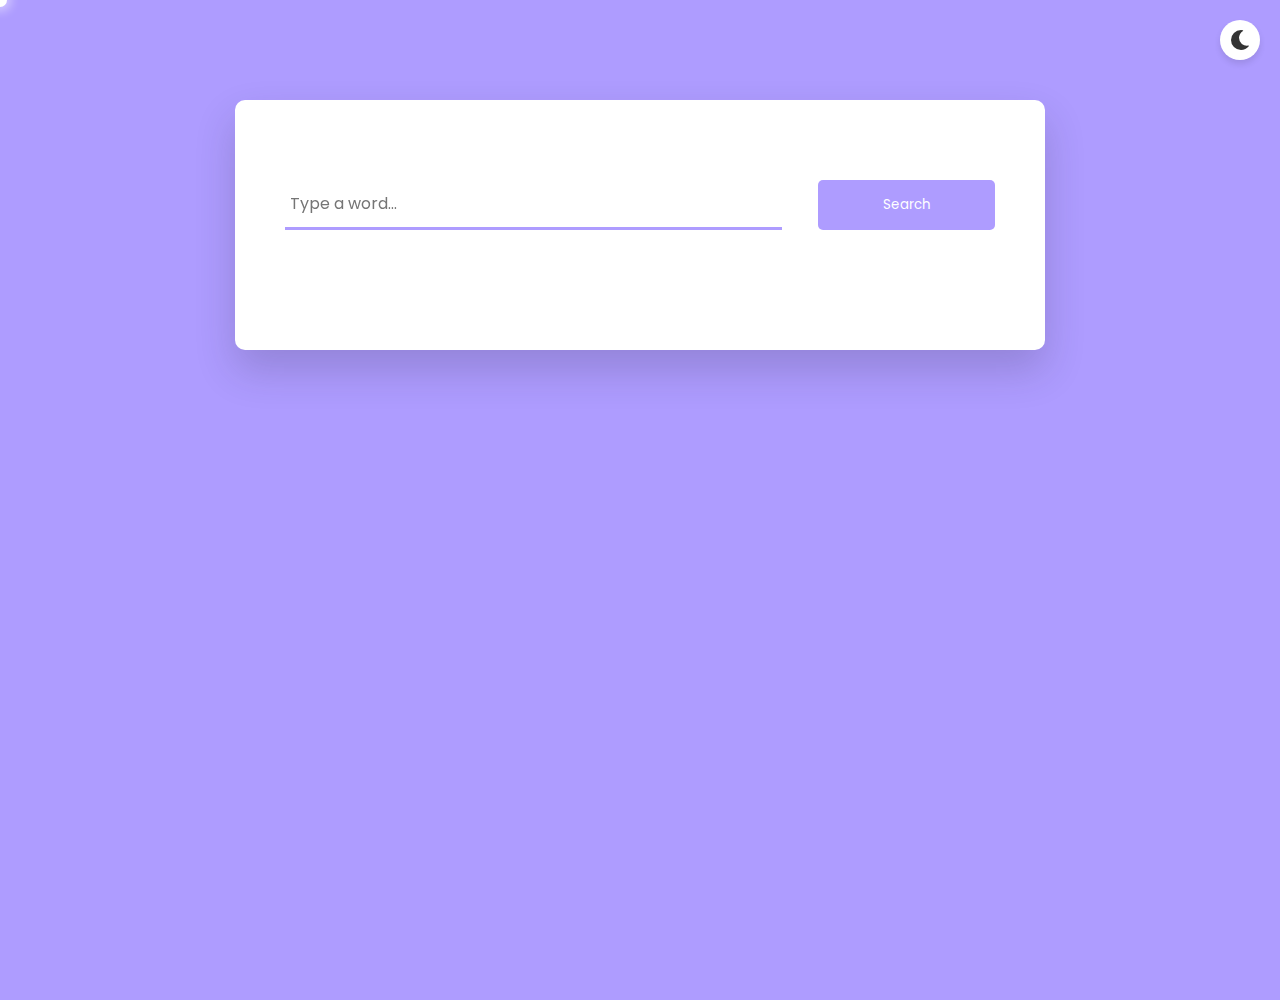
<file: Dictionary/index.html>
<!DOCTYPE html>
<html lang="en">
<head>
  <meta charset="UTF-8" />
  <meta name="viewport" content="width=device-width, initial-scale=1.0"/>
  <title>Interactive Dictionary</title>
  <link rel="stylesheet" href="https://cdnjs.cloudflare.com/ajax/libs/font-awesome/5.15.4/css/all.min.css"/>
  <link href="https://fonts.googleapis.com/css2?family=Poppins&display=swap" rel="stylesheet" />
  <link rel="stylesheet" href="style.css" />
</head>
<body>
  <!-- Star trail canvas -->
  <canvas id="stars-bg"></canvas>

  <!-- Star-shaped cursor -->
  <div id="cursor-star"></div>

  <!-- Theme toggle -->
  <button id="theme-toggle" title="Toggle Theme"><i class="fas fa-moon"></i></button>

  <!-- Sound element -->
  <audio id="sound"></audio>

  <!-- Dictionary content -->
  <div class="container">
    <div class="search-box">
      <input type="text" placeholder="Type a word..." id="inp-word" />
      <button id="search-btn">Search</button>
    </div>
    <div class="result" id="result"></div>
  </div>

  <!-- Script -->
  <script src="script.js"></script>
</body>
</html>
</file>
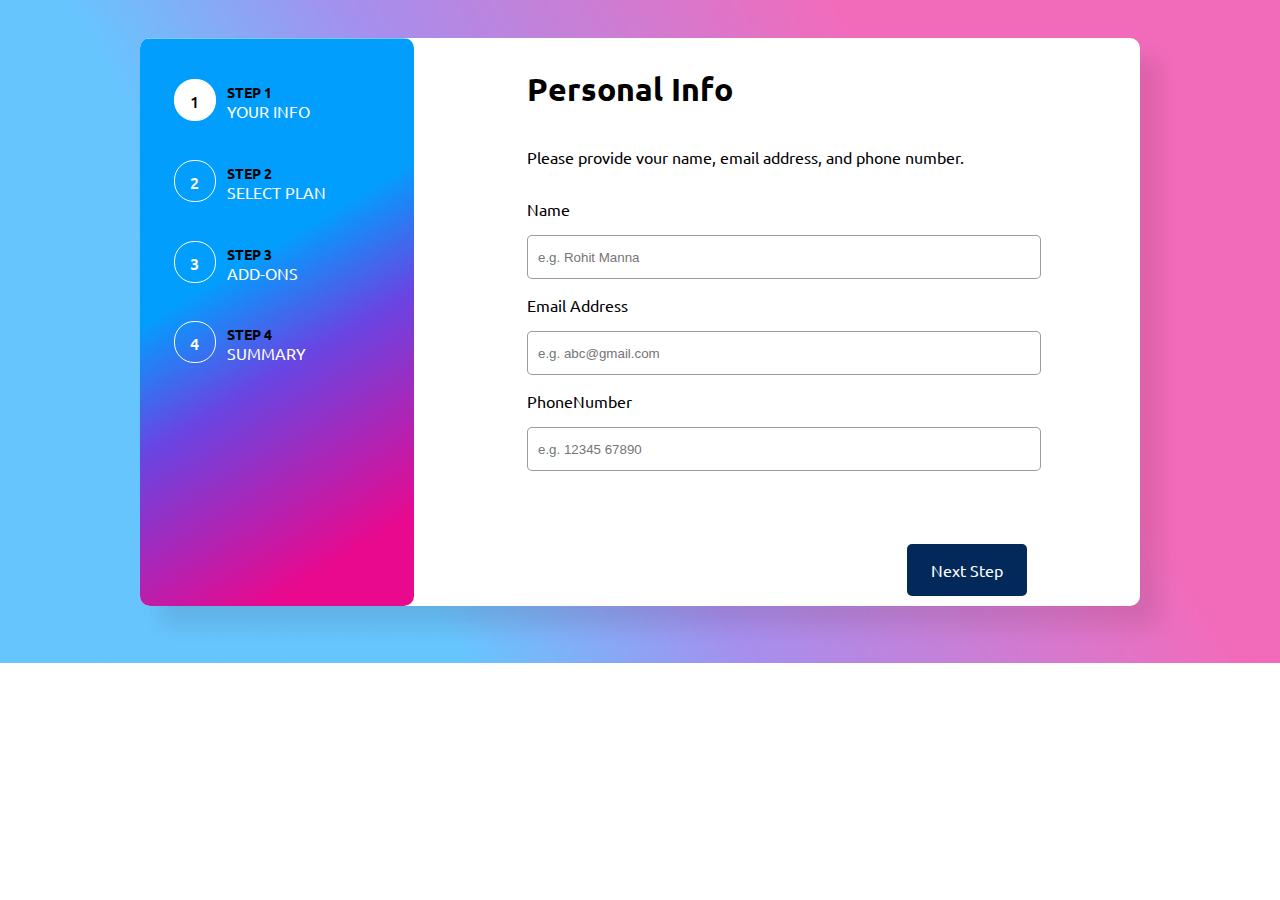
<file: multi-step-form-code-main/index.html>
<!DOCTYPE html>
<html lang="en">
  <head>
    <meta charset="UTF-8" />
    <meta http-equiv="X-UA-Compatible" content="IE=edge" />
    <meta name="viewport" content="width=device-width, initial-scale=1.0" />
    <title>Jio Hotstar Membership</title>

    <link rel="preconnect" href="https://fonts.googleapis.com" />
    <link rel="preconnect" href="https://fonts.gstatic.com" crossorigin />
    <link rel="preconnect" href="https://fonts.googleapis.com" />
    <link rel="preconnect" href="https://fonts.gstatic.com" crossorigin />
    <link
      href="https://fonts.googleapis.com/css2?family=Ubuntu&display=swap"
      rel="stylesheet"
    />
    <link rel="preconnect" href="https://fonts.googleapis.com" />
    <link rel="preconnect" href="https://fonts.gstatic.com" crossorigin />
    <link
      href="https://fonts.googleapis.com/css2?family=Ubuntu:wght@500&display=swap"
      rel="stylesheet"
    />
    <link rel="preconnect" href="https://fonts.googleapis.com" />
    <link rel="preconnect" href="https://fonts.gstatic.com" crossorigin />
    <link
      href="https://fonts.googleapis.com/css2?family=Ubuntu:wght@700&display=swap"
      rel="stylesheet"
    />
    <link rel="stylesheet" href="./style.css" />
    <link rel="stylesheet" href="./style2.css" />
    
  </head>
  <body style="background: url('./image/bg.png') no-repeat center center; background-size: cover;">

    <div class="container" id="container">
      <div class="displayStep" id="displayStep">
        <div class="circle">
          <div class="circle1" id="circle1"><p>1</p></div>
          <div class="circle2" id="circle2"><p>2</p></div>
          <div class="circle3" id="circle3"><p>3</p></div>
          <div class="circle4" id="circle4"><p>4</p></div>
        </div>
        <div class="steps">
          <div class="step1">
            <p>STEP 1</p>
            <span>YOUR INFO</span>
          </div>
          <div class="step1">
            <p>STEP 2</p>
            <span>SELECT PLAN</span>
          </div>
          <div class="step1">
            <p>STEP 3</p>
            <span>ADD-ONS</span>
          </div>
          <div class="step1">
            <p>STEP 4</p>
            <span>SUMMARY</span>
          </div>
        </div>
      </div>
      <div class="stepContainer" id="stepContainer">
        <!--PERSO INFOS -------------------------------------------------------------------->
        <div class="affichStep">
          <div class="stepInfo" id="stepInfo">
            <h1>Personal Info</h1>
            <p class="descrition">
              Please provide vour name, email address, and phone number.
            </p>
            <div class="flexError">
              <p>Name</p>
              <span id="errorName"></span>
            </div>
            <input
              type="text"
              name=""
              id="infoName"
              placeholder="e.g. Rohit Manna"
            />
            <div class="flexError">
              <p>Email Address</p>
              <span id="errorMail"></span>
            </div>
            <input
              type="text"
              name=""
              id="infoMail"
              placeholder="e.g. abc@gmail.com"
            />
            <div class="flexError">
              <p>PhoneNumber</p>
              <span id="errorNum"></span>
            </div>
            <input
              type="text"
              name=""
              id="infoNumber"
              placeholder="e.g. 12345 67890"
            />
            <div class="buttonContainerStepOne">
              <button onclick="goStepTwo()" class="nextStep">Next Step</button>
            </div>
          </div>
          <!--SELECT PLAN ------------------------------------------------------------------------>
          <div class="stepPlan" id="stepPlan">
  <h1>Select your Jio Hotstar plan</h1>
  <p class="descrition">You have the option of monthly or yearly billing.</p>

  <!-- Monthly Plans -->
  <div class="planMonth" id="planMonth">
    <button class="planButton" id="moisMobile" onclick="getPrice1()">
      <img src="./image/icon-arcade.svg" alt="Mobile" class="subs"/>
      <p>Mobile</p>
      <span id="priceMonth" class="priceMonth">₹149/mo</span>
    </button>

    <button class="planButton" id="moisSuper" onclick="getPrice2()">
      <img src="./image/icon-pro.svg" alt="Super" class="subs"/>
      <p>Super</p>
      <span id="priceMonth" class="priceMonth">₹299/mo</span>
    </button>

    <button class="planButton" id="moisPremium" onclick="getPrice3()">
      <img src="./image/icon-advanced.svg" alt="Premium" class="subs"/>
      <p>Premium</p>
      <span id="priceMonth" class="priceMonth">₹299/mo</span>
    </button>
  </div>

  <!-- Yearly Plans -->
  <div class="planMonth" id="planYear">
    <button class="planButton" id="anneeMobile" onclick="getPrice4()">
      <img src="./image/icon-arcade.svg" alt="Mobile" class="subs"/>
      <p>Mobile</p>
      <span class="priceYear">₹499/yr</span>
      <label class="free">2 months free</label>
    </button>

    <button class="planButton" id="anneeSuper" onclick="getPrice5()">
      <img src="./image/icon-pro.svg" alt="Super" class="subs"/>
      <p>Super</p>
      <span class="priceYear">₹899/yr</span>
      <label class="free">2 months free</label>
    </button>

    <button class="planButton" id="anneePremium" onclick="getPrice6()">
      <img src="./image/icon-advanced.svg" alt="Premium" class="subs"/>
      <p>Premium</p>
      <span class="priceYear">₹1499/yr</span>
      <label class="free">2 months free</label>
    </button>
  </div>

  <!-- Billing Toggle -->
 <div class="switch">
  <p class="monthly" id="labelMonthly">Monthly</p>
  <label class="check">
    <input type="checkbox" id="switch" onclick="reset()" />
    <span id="toggleSpan"></span>
  </label>
  <p class="yearly" id="labelYearly">Yearly</p>
</div>


  <!-- Navigation -->
  <div class="buttonContainerStepTwo">
    <button onclick="backStepOne()" class="goBack">Go back</button>
    <button onclick="goStepThree()" class="nextStep">Next Step</button>
  </div>
</div>

          <!--ADD ON---------------------------------------------------------------------------------->
          <div class="stepAddOn" id="stepAddOn">
  <h1>Choose your Add-ons</h1>
  <p class="descrition">Enhance your streaming experience with these features.</p>

  <!-- Monthly Add-ons -->
  <div id="addonMois">
    <div class="addOnButton">
      <div class="regroup">
        <input type="checkbox" id="downloadMois" name="adOnn" value="10" />
        <div class="addOn">
          <p class="AddSize">Download Feature</p>
          <span>Watch anytime without internet</span>
        </div>
      </div>
      <p class="prix">+₹10/mo</p>
    </div>

    <div class="addOnButton">
      <div class="regroup">
        <input type="checkbox" id="adfreeMois" name="adOnn" value="25" />
        <div class="addOn">
          <p class="AddSize">Ad-Free Streaming</p>
          <span>No interruptions during shows</span>
        </div>
      </div>
      <p class="prix">+₹25/mo</p>
    </div>

    <div class="addOnButton">
      <div class="regroup">
        <input type="checkbox" id="multiMois" name="adOnn" value="20" />
        <div class="addOn">
          <p class="AddSize">Multi-Device Access</p>
          <span>Stream on 4 screens at once</span>
        </div>
      </div>
      <p class="prix">+₹20/mo</p>
    </div>
  </div>

  <!-- Yearly Add-ons -->
  <div id="addonAnnee">
    <div class="addOnButton">
      <div class="regroup">
        <input type="checkbox" id="downloadAnnee" name="adOnn" value="100" />
        <div class="addOn">
          <p class="AddSize">Download Feature</p>
          <span>Watch anytime without internet</span>
        </div>
      </div>
      <p class="prix">+₹100/yr</p>
    </div>

    <div class="addOnButton">
      <div class="regroup">
        <input type="checkbox" id="adfreeAnnee" name="adOnn" value="250" />
        <div class="addOn">
          <p class="AddSize">Ad-Free Streaming</p>
          <span>No interruptions during shows</span>
        </div>
      </div>
      <p class="prix">+₹250/yr</p>
    </div>

    <div class="addOnButton">
      <div class="regroup">
        <input type="checkbox" id="multiAnnee" name="adOnn" value="200" />
        <div class="addOn">
          <p class="AddSize">Multi-Device Access</p>
          <span>Stream on 4 screens at once</span>
        </div>
      </div>
      <p class="prix">+₹200/yr</p>
    </div>
  </div>

  <!-- Navigation Buttons -->
  <div class="buttonContainerStepThree">
    <button onclick="backSteptTwo()" class="goBack">Go back</button>
    <button onclick="goStepFour()" class="nextStep">Next Step</button>
  </div>
</div>

          <!--RESUME---------------------------------------------------------------------------------->
          <div class="stepSummary" id="stepSummary">
  <h1>Finishing up</h1>
  <p class="descrition">Double-check everything looks OK before confirming.</p>

  <div class="resume">
    <div class="containerResume">
      <div id="resumeMonth">
        <div class="flexResume">
          <div>
            <h4 id="modeResume">Choose a plan</h4>
            <button onclick="goFromFourToTwo()">Change</button>
          </div>
          <label id="priceResume"></label>
        </div>
        <br />
        <span></span>

        
        <div class="flexResume" id="addonRowOnline">
  <p>Download Feature</p>
  <label id="onlinePrice">+0 ₹</label>
</div>
<div class="flexResume" id="addonRowAdfree">
  <p>Ad-Free Streaming</p>
  <label id="storagePrice">+0 ₹</label>
</div>
<div class="flexResume" id="addonRowMulti">
  <p>Multi-Device Access</p>
  <label id="customizablePrice">+0 ₹</label>
</div>

      </div>
    </div>

    <div class="flexTotal">
      <p id="modeTotal">Total</p>
      
      <span id="totalPrice">0</span>
      <span class="dollar">₹</span>
    </div>

    <div class="buttonContainerStepFour">
      <button onclick="backStepThree()" class="goBack">Go back</button>
      <button onclick="goToStepThankYou()" class="nextStep">Confirm</button>
    </div>
  </div>
</div>

          <!--THANK YOU------------------------------------------------------------------------------>
          <div class="stepThankYou" id="stepThankYou">
            <img src="./image/jio.webp" alt="logo" />
            <h1>Thank you!</h1>
            <p>
              Thanks for confirming your subscription! We hope you are satisfied
              using our platform. If you ever need support, please feel free to
              email us at support@jiohotstar.com.
            </p>
          </div>
        </div>
      </div>
    </div>

    <script src="./script.js"></script>
  </body>
</html>
</file>
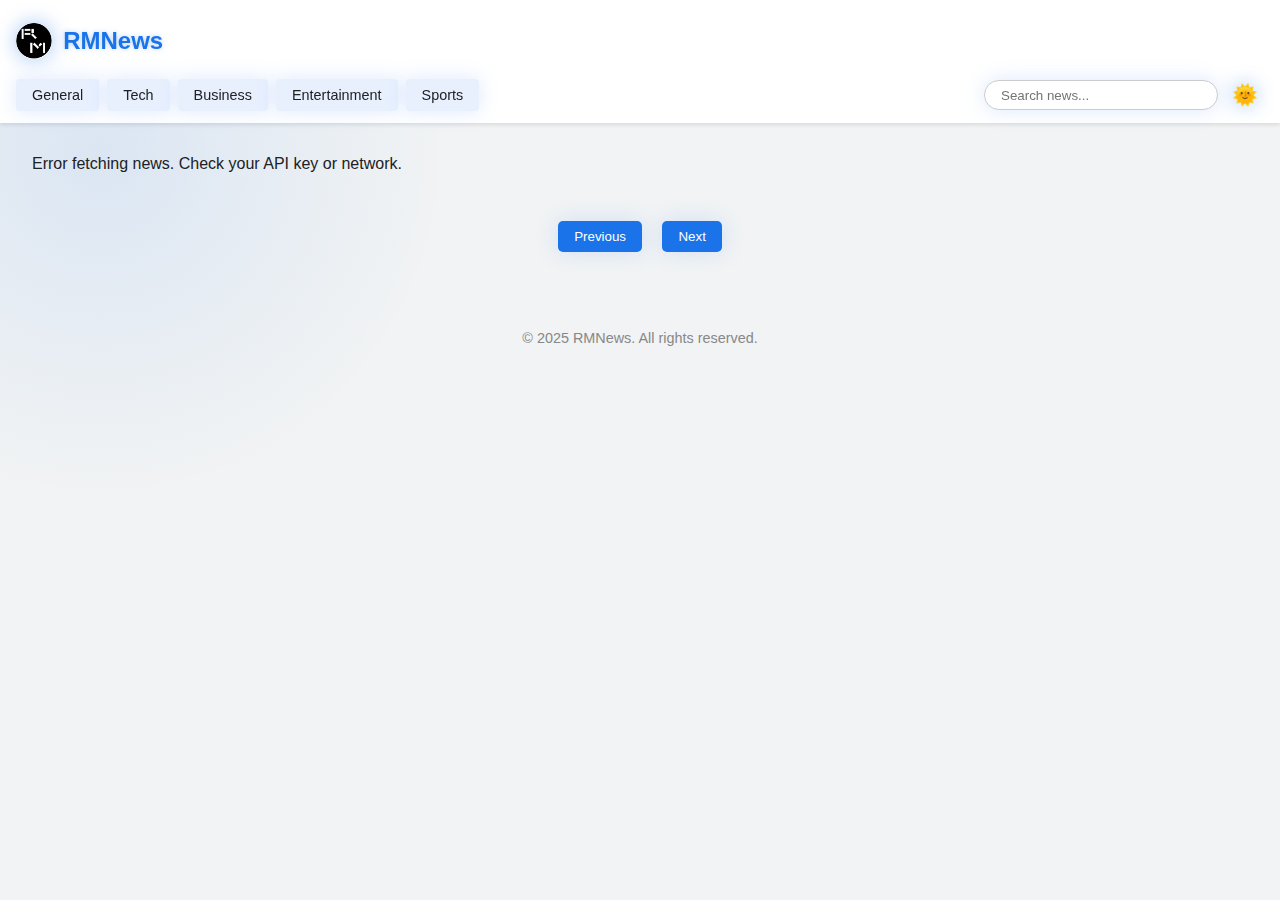
<file: News_Website/index.html>
<!DOCTYPE html>
<html lang="en">
<head>
  <meta charset="UTF-8" />
  <meta name="viewport" content="width=device-width, initial-scale=1.0"/>
  <title>RmNews</title>
  <link rel="stylesheet" href="style.css" />
</head>
<body>
  <header>
    <div class="logo-container">
      <img src="logo-dark.png" alt="Dark Logo" class="logo-img dark-logo" />
      <img src="logo-light.png" alt="Light Logo" class="logo-img light-logo" />
      <h1 class="brand">RMNews</h1>
    </div>
    <nav>
      <ul>
        <li class="category" data-category="general">General</li>
        <li class="category" data-category="technology">Tech</li>
        <li class="category" data-category="business">Business</li>
        <li class="category" data-category="entertainment">Entertainment</li>
        <li class="category" data-category="sports">Sports</li>
      </ul>
      <div class="controls">
        <input type="text" id="searchInput" placeholder="Search news..." />
        <button id="themeToggle" title="Toggle Theme">🌙</button>
      </div>
    </nav>
  </header>

  <main>
    <div class="news-container" id="newsContainer"></div>
    <div class="pagination">
      <button id="prevPage">Previous</button>
      <button id="nextPage">Next</button>
    </div>
  </main>

  <footer>
    <p>© 2025 RMNews. All rights reserved.</p>
  </footer>

  <script src="script.js"></script>
</body>
</html>
</file>
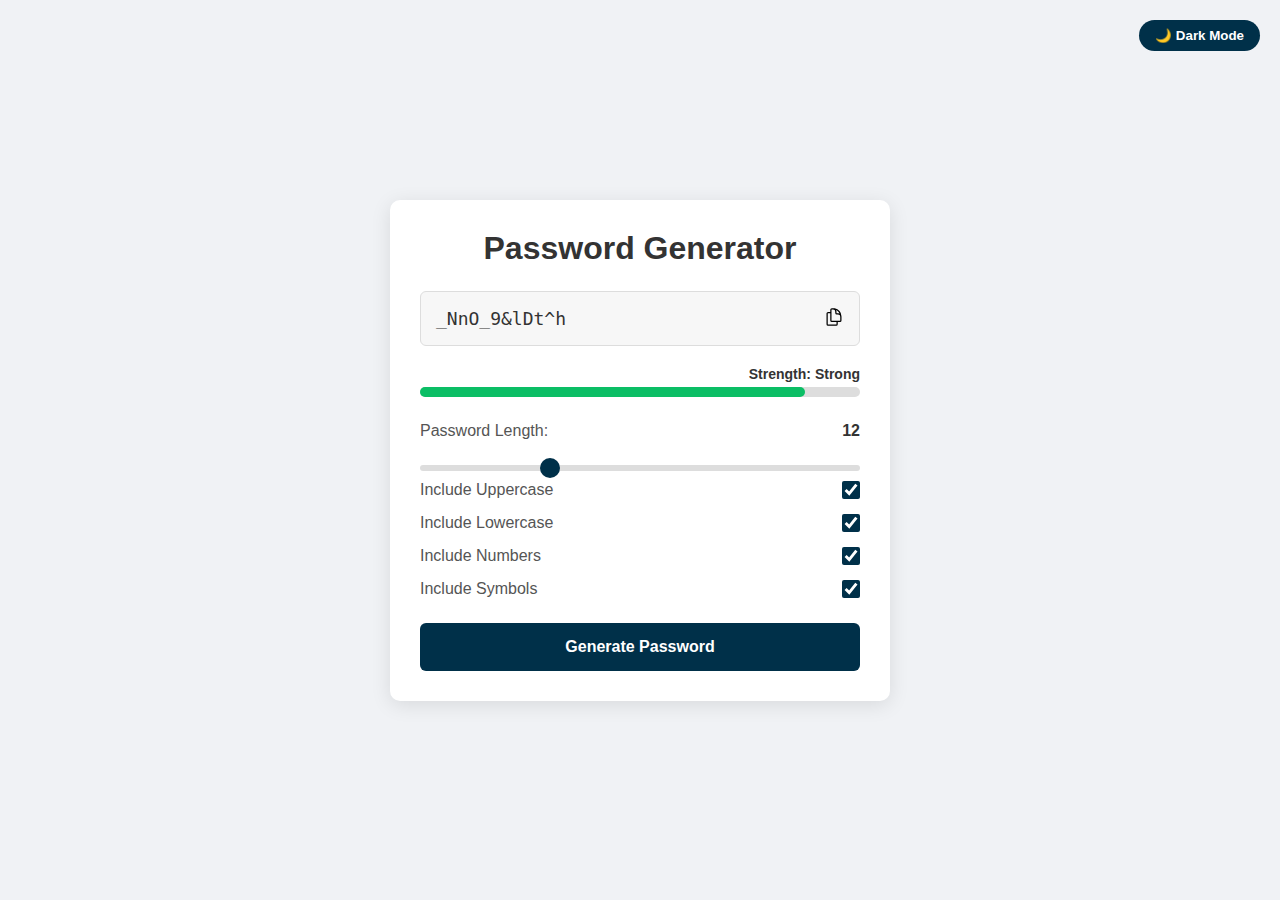
<file: Password_Generator/index.html>
<!DOCTYPE html>
<html lang="en">
<head>
  <meta charset="UTF-8" />
  <meta name="viewport" content="width=device-width, initial-scale=1.0"/>
  <title>Password Generator</title>
  <link rel="stylesheet" href="style.css" />
</head>
<body>
  <button id="themeToggle" class="theme-toggle">🌙 Dark Mode</button>

  <div class="password-generator-container">
    <h1>Password Generator</h1>

    <div class="password-display">
      <span class="password-text">SQ0||tSg6@MF</span>
      <button class="copy-btn">
        <svg xmlns="http://www.w3.org/2000/svg" fill="none" viewBox="0 0 24 24"
          stroke-width="1.5" stroke="currentColor" class="size-6">
          <path stroke-linecap="round" stroke-linejoin="round"
            d="M15.75 17.25v3.375c0 .621-.504 1.125-1.125 1.125h-9.75a1.125 
            1.125 0 0 1-1.125-1.125V7.875c0-.621.504-1.125 
            1.125-1.125H6.75a9.06 9.06 0 0 1 
            1.5.124m7.5 10.376h3.375c.621 
            0 1.125-.504 1.125-1.125V11.25c0-4.46-3.243-8.161-7.5-8.876a9.06 
            9.06 0 0 0-1.5-.124H9.375c-.621 
            0-1.125.504-1.125 
            1.125v3.5m7.5 10.375H9.375a1.125 
            1.125 0 0 1-1.125-1.125v-9.25m12 
            6.625v-1.875a3.375 3.375 0 0 
            0-3.375-3.375h-1.5a1.125 
            1.125 0 0 1-1.125-1.125v-1.5a3.375 
            3.375 0 0 0-3.375-3.375H9.75" />
        </svg>
        <span class="tooltip">Copied!</span>
      </button>
    </div>

    <div class="strength-text">Strength: Strong</div>
    <div class="strength-meter">
      <div id="strengthMeter" class="strength-meter-fill"></div>
    </div>

    <div class="password-options">
      <div class="option-item">
        <label for="lengthSlider">Password Length:</label>
        <span id="lengthValue" class="length-value">12</span>
      </div>

      <input id="lengthSlider" type="range" min="4" max="32" value="12" />

      <div class="option-item">
        <label for="uppercaseCheck">Include Uppercase</label>
        <input type="checkbox" checked id="uppercaseCheck" />
      </div>

      <div class="option-item">
        <label for="lowercaseCheck">Include Lowercase</label>
        <input type="checkbox" checked id="lowercaseCheck" />
      </div>

      <div class="option-item">
        <label for="numbersCheck">Include Numbers</label>
        <input type="checkbox" checked id="numbersCheck" />
      </div>

      <div class="option-item">
        <label for="symbolsCheck">Include Symbols</label>
        <input type="checkbox" checked id="symbolsCheck" />
      </div>
    </div>

    <button class="generate-btn">Generate Password</button>
  </div>

  <script src="main.js"></script>
</body>
</html>
</file>
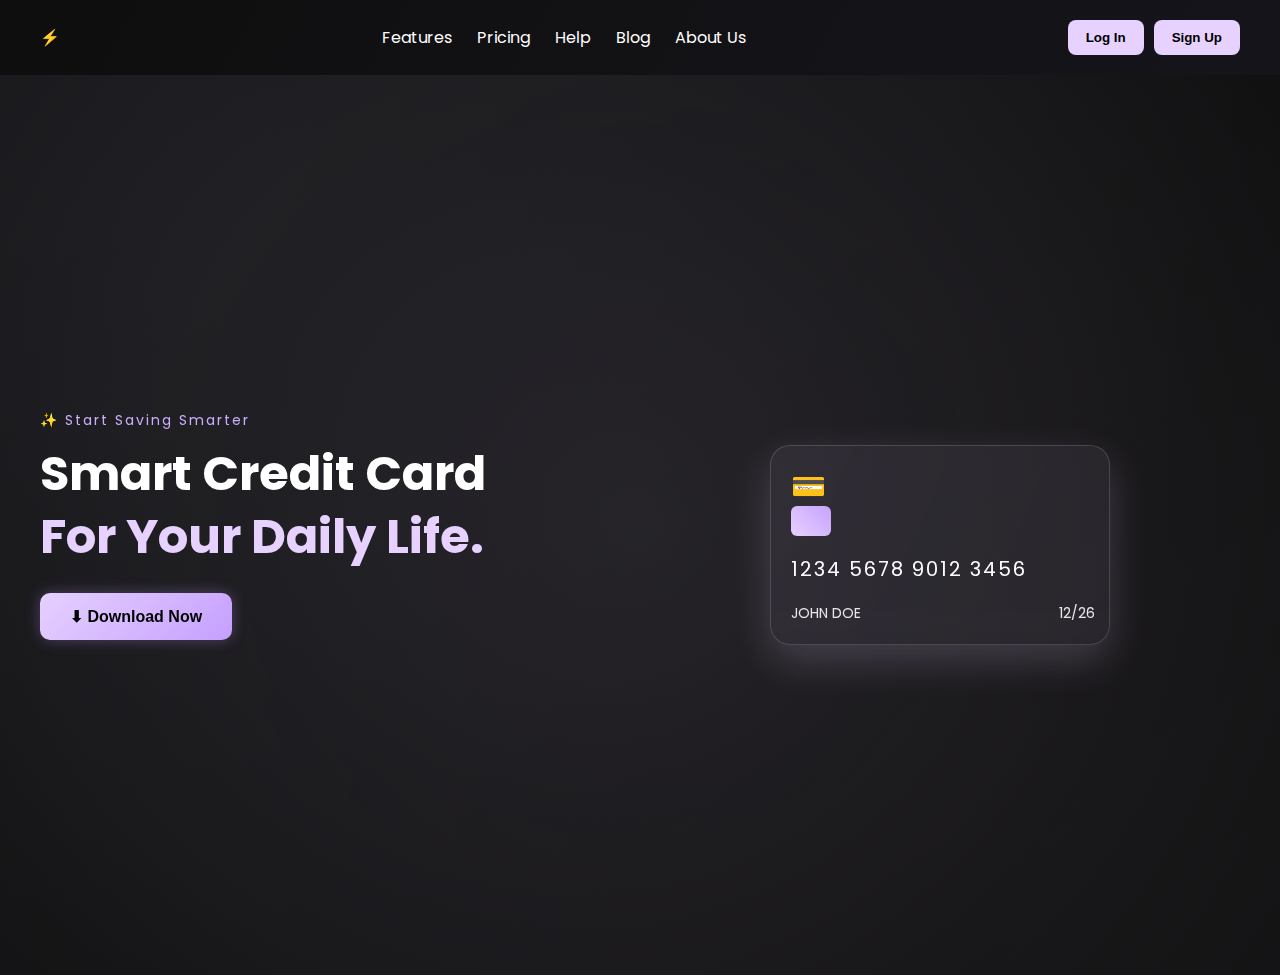
<file: Payment/index.html>
<!DOCTYPE html>
<html lang="en">
<head>
  <meta charset="UTF-8" />
  <meta name="viewport" content="width=device-width, initial-scale=1.0" />
  <title>Smart Credit Card</title>
  <link rel="stylesheet" href="style.css" />
  <!-- Poppins font -->
  <link href="https://fonts.googleapis.com/css2?family=Poppins:wght@400;600;700&display=swap" rel="stylesheet">
</head>
<body>
  <!-- ╭─ Navigation ───────────────────────────────╮ -->
  <header class="navbar">
    <div class="logo">⚡</div>

    <nav class="nav-links desktop-only">
      <a href="#">Features</a><a href="#">Pricing</a><a href="#">Help</a>
      <a href="#">Blog</a><a href="#">About&nbsp;Us</a>
    </nav>

    <div class="auth-buttons desktop-only">
      <button class="btn login">Log&nbsp;In</button>
      <button class="btn signup">Sign&nbsp;Up</button>
    </div>

    <div class="hamburger mobile-only" id="hamburger">&#9776;</div>

    <!-- Mobile drawer -->
    <div class="mobile-menu" id="mobileMenu">
      <div class="mobile-header">
        <div class="logo">⚡</div>
        <div class="close-btn" id="closeMenu">&times;</div>
      </div>
      <nav class="mobile-nav">
        <a href="#">Features</a><a href="#">Pricing</a><a href="#">Help</a>
        <a href="#">Blog</a><a href="#">About&nbsp;Us</a>
        <a href="#">Log&nbsp;In</a><a href="#">Sign&nbsp;Up</a>
      </nav>
    </div>
  </header>
  <!-- ╰────────────────────────────────────────────╯ -->

  <!-- ╭─ Hero Section ─────────────────────────────╮ -->
  <main class="hero-section">
    <div class="text-content">
      <p class="subheading">✨ Start Saving Smarter</p>
      <h1>Smart Credit Card<br><span>For Your Daily Life.</span></h1>
      <button class="download-btn">⬇ Download Now</button>
    </div>

    <!-- 3‑D Card -->
    <div class="card-container">
      <div class="credit-card" id="creditCard">
        <!-- Front -->
        <div class="card-face card-front">
          <div class="card-logo">💳</div>
          <div class="card-chip"></div>
          <div class="card-number">1234 5678 9012 3456</div>
          <div class="card-info">
            <span>JOHN DOE</span>
            <span>12/26</span>
          </div>
        </div>

        <!-- Back -->
        <div class="card-face card-back">
          <div class="mag-strip"></div>
          <div class="cvv-label">CVV</div>
          <div class="cvv-box">678</div>
          <div class="signature-line"></div>
        </div>
      </div>
    </div>
  </main>
  <!-- ╰────────────────────────────────────────────╯ -->

  <script src="script.js"></script>
</body>
</html>
</file>
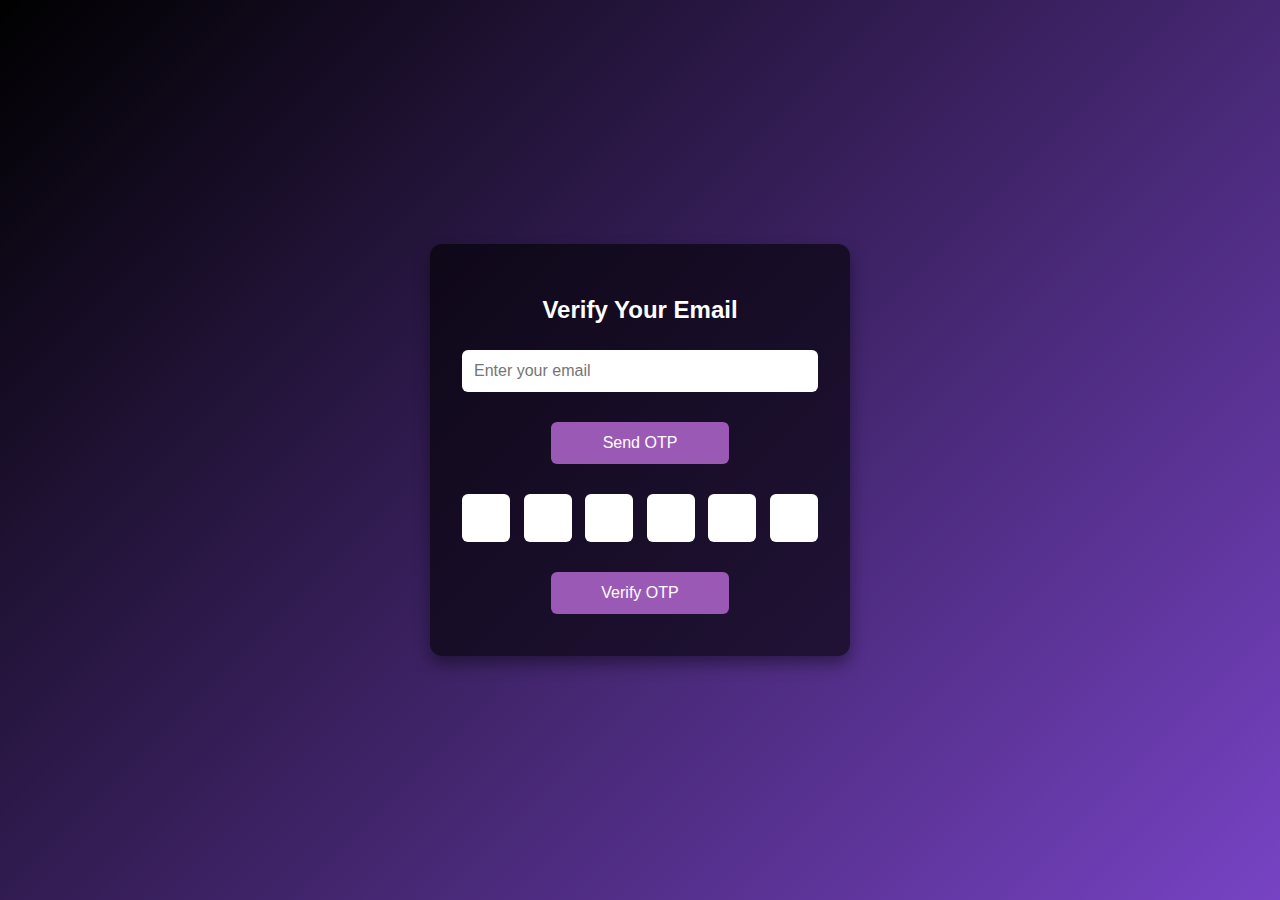
<file: ChatBot-main/templates/login.html>
<!DOCTYPE html>
<html lang="en">
<head>
  <meta charset="UTF-8" />
  <title>Login with OTP</title>
  <style>
    * {
      box-sizing: border-box;
    }

    body {
      margin: 0;
      font-family: "Segoe UI", sans-serif;
      background: linear-gradient(135deg, #000000, #7743c4);
      height: 100vh;
      display: flex;
      justify-content: center;
      align-items: center;
      color: #fff;
    }

    .card {
      background-color: rgba(0, 0, 0, 0.6);
      padding: 2rem;
      border-radius: 12px;
      max-width: 420px;
      width: 100%;
      box-shadow: 0 8px 16px rgba(0, 0, 0, 0.4);
      text-align: center;
    }

    h2 {
      margin-bottom: 1rem;
    }

    input[type="email"] {
      width: 100%;
      padding: 12px;
      margin: 10px 0 20px;
      border: none;
      border-radius: 6px;
      font-size: 1rem;
      outline: none;
    }

    .otp-inputs {
      display: flex;
      justify-content: space-between;
      gap: 8px;
      margin: 20px 0;
    }

    .otp-box {
      width: 48px;
      height: 48px;
      text-align: center;
      font-size: 1.5rem;
      border: none;
      border-radius: 6px;
      outline: none;
    }

    .bt {
      background: #9b59b6;
      color: #fff;
      padding: 12px 24px;
      margin: 10px 0;
      border: none;
      border-radius: 6px;
      font-size: 1rem;
      cursor: pointer;
      width: 50%;
      align-items: center;
    }

    .bt:hover {
      background: #8e44ad;
    }

    #message.success {
      color: #2ecc71;
    }

    #message.error {
      color: #e74c3c;
    }

    #timer {
      margin-top: 10px;
      font-size: 0.95rem;
      color: #f1c40f;
    }

    .hidden {
      display: none;
    }

    @media (max-width: 480px) {
      .otp-box {
        width: 40px;
        height: 40px;
        font-size: 1.2rem;
      }
    }
  </style>
</head>
<body>
  <div class="card">
    <h2>Verify Your Email</h2>
    <input type="email" id="email" placeholder="Enter your email" required />
    <button id="sendBtn" class="bt">Send OTP</button>

    <p id="timer" class="hidden">OTP valid for: <span id="countdown">60</span>s</p>

    <div class="otp-inputs">
      <input type="text" maxlength="1" class="otp-box" />
      <input type="text" maxlength="1" class="otp-box" />
      <input type="text" maxlength="1" class="otp-box" />
      <input type="text" maxlength="1" class="otp-box" />
      <input type="text" maxlength="1" class="otp-box" />
      <input type="text" maxlength="1" class="otp-box" />
    </div>

    <button id="verifyBtn" class="bt">Verify OTP</button>
    <p id="message" class="hidden"></p>
  </div>

  <script>
    const inputs = document.querySelectorAll(".otp-box");
    const verifyBtn = document.getElementById("verifyBtn");
    const sendBtn = document.getElementById("sendBtn");
    const message = document.getElementById("message");
    let countdown;
    let timeLeft = 60;

    function startTimer() {
      clearInterval(countdown);
      timeLeft = 60;
      document.getElementById("timer").classList.remove("hidden");
      document.getElementById("countdown").textContent = timeLeft;
      verifyBtn.disabled = false;
      sendBtn.disabled = true;

      countdown = setInterval(() => {
        timeLeft--;
        document.getElementById("countdown").textContent = timeLeft;

        if (timeLeft <= 0) {
          clearInterval(countdown);
          verifyBtn.disabled = true;
          sendBtn.disabled = false;
          showError("OTP expired. Please request a new one.");
        }
      }, 1000);
    }

    inputs.forEach((input, index) => {
      input.addEventListener("input", () => {
        if (input.value.length === 1 && index < inputs.length - 1) {
          inputs[index + 1].focus();
        }
      });

      input.addEventListener("keydown", (e) => {
        if (e.key === "ArrowLeft" && index > 0) inputs[index - 1].focus();
        else if (e.key === "ArrowRight" && index < inputs.length - 1) inputs[index + 1].focus();
        else if (e.key === "Backspace" && input.value === "" && index > 0) inputs[index - 1].focus();
      });

      input.addEventListener("paste", (e) => {
        e.preventDefault();
        const data = e.clipboardData.getData("text").trim();
        if (/^\d{6}$/.test(data)) {
          data.split("").forEach((num, i) => { if (inputs[i]) inputs[i].value = num; });
        }
      });
    });

    sendBtn.addEventListener("click", () => {
      const email = document.getElementById("email").value;
      if (!email.includes("@")) return showError("Enter a valid email address.");

      fetch('/send-otp', {
        method: 'POST',
        headers: {'Content-Type': 'application/json'},
        body: JSON.stringify({ email })
      })
      .then(res => res.json())
      .then(data => {
        showSuccess(data.message || "OTP sent.");
        startTimer();
        inputs.forEach(input => { input.value = ""; input.style.borderColor = "#ccc"; });
        inputs[0].focus();
      });
    });

    verifyBtn.addEventListener("click", () => {
      const userOTP = Array.from(inputs).map(i => i.value).join("");
      if (userOTP.length < 6) return showError("Enter all 6 digits.");

      fetch('/verify-otp', {
        method: 'POST',
        headers: {'Content-Type': 'application/json'},
        body: JSON.stringify({ otp: userOTP })
      })
      .then(res => res.json())
      .then(data => {
        if (data.status === "success") {
          showSuccess("OTP Verified!");
          inputs.forEach(i => i.style.borderColor = "green");
          setTimeout(() => {
            window.location.href = "/chat";
          }, 1000);
        } else {
          showError("Invalid OTP");
          inputs.forEach(i => i.style.borderColor = "red");
        }
      });
    });

    function showSuccess(msg) {
      message.classList.remove("hidden", "error");
      message.classList.add("success");
      message.textContent = msg;
    }

    function showError(msg) {
      message.classList.remove("hidden", "success");
      message.classList.add("error");
      message.textContent = msg;
    }
  </script>
</body>
</html>
</file>
<file: Dictionary/style.css>
* {
  margin: 0;
  padding: 0;
  box-sizing: border-box;
}
*:not(i) {
  font-family: "Poppins", sans-serif;
}

body {
  background-color: #ae9cff;
  transition: background-color 0.4s ease;
  cursor: none;
  height: 100vh;
  overflow: hidden;
  position: relative;
}

/* Show real cursor on inputs & buttons */
input,
textarea,
button,
.search-box input,
.search-box button {
  cursor: text;
}
.search-box button {
  cursor: pointer;
}

/* Main container (dictionary box) */
.container {
  background-color: #ffffff;
  width: 90vmin;
  position: relative;
  z-index: 999; /* above canvas & cursor */
  margin: 100px auto;
  padding: 80px 50px;
  border-radius: 10px;
  box-shadow: 0 20px 40px rgba(38, 33, 61, 0.2);
  transition: background-color 0.4s ease;
}

/* Search box styling */
.search-box {
  display: flex;
  justify-content: space-between;
}
.search-box input {
  padding: 5px;
  width: 70%;
  border: none;
  outline: none;
  border-bottom: 3px solid #ae9cff;
  font-size: 16px;
  background-color: transparent;
  color: inherit;
}
.search-box input:focus {
  border-bottom: 3px solid #6a00ff;
}
.search-box button {
  width: 25%;
  padding: 15px 0;
  background-color: #ae9cff;
  color: #fff;
  border: none;
  border-radius: 5px;
  cursor: pointer;
}

/* Dictionary result section */
.result {
  margin-top: 40px;
}
.result h3 {
  font-size: 30px;
  color: #1f194c;
}
.word {
  display: flex;
  justify-content: space-between;
  align-items: center;
}
.word button {
  background: none;
  border: none;
  font-size: 20px;
  color: #ae9cff;
  cursor: pointer;
}
.details {
  display: flex;
  gap: 20px;
  font-size: 14px;
  color: #b3b6d4;
  margin: 10px 0 20px;
}
.word-meaning {
  color: #575a7b;
}
.word-example {
  color: #575a7b;
  font-style: italic;
  border-left: 5px solid #ae9cff;
  padding-left: 20px;
  margin-top: 20px;
}
.error {
  color: red;
  margin-top: 40px;
  text-align: center;
}

/* Dark mode */
body.dark {
  background-color: #1f1f2e;
}
body.dark .container {
  background-color: #2a2a3d;
  box-shadow: 0 20px 40px rgba(0, 0, 0, 0.5);
}
body.dark .search-box input {
  color: #eee;
  border-bottom: 3px solid #6a00ff;
}
body.dark .search-box button {
  background-color: #6a00ff;
}
body.dark .result h3,
body.dark .word-meaning,
body.dark .word-example,
body.dark .details {
  color: #eee;
}
body.dark .word-example {
  border-left-color: #6a00ff;
}
body.dark #theme-toggle {
  background-color: #333;
  color: #fff;
}

/* Theme Toggle */
#theme-toggle {
  position: fixed;
  top: 20px;
  right: 20px;
  background-color: #fff;
  color: #333;
  border: none;
  border-radius: 50%;
  font-size: 20px;
  width: 40px;
  height: 40px;
  box-shadow: 0 4px 6px rgba(0, 0, 0, 0.1);
  cursor: pointer;
  z-index: 1000;
  transition: 0.3s ease;
}

/* Glowing Cursor Star */
#cursor-star {
  position: fixed;
  top: 0;
  left: 0;
  width: 14px;
  height: 14px;
  background: white;
  border-radius: 50%;
  pointer-events: none;
  z-index: 500;
  box-shadow: 0 0 10px 5px rgba(255, 255, 255, 0.4);
  transform: translate(-50%, -50%);
  opacity: 1;
  transition: transform 0.05s linear, opacity 0.2s;
}

/* Hide cursor star when hovering over container */
.container:hover ~ #cursor-star {
  opacity: 0;
}

/* Canvas background for star trail */
#stars-bg {
  position: fixed;
  top: 0;
  left: 0;
  z-index: -1;
}
</file>
<file: multi-step-form-code-main/style.css>
body {  font-family: "Ubuntu", sans-serif;
  margin: 0;
}


button {  font-family: "Ubuntu", sans-serif;}

.container {  display: flex;  background-color: rgb(255, 255, 255);
  margin-top: 3%;  margin-left: auto;  margin-right: auto;
  border-radius: 10px;
    box-shadow: 20px 20px 20px rgba(47, 18, 18, 0.101);
  width: 1000px;  height: 568px;
}

.displayStep {  display: flex;  justify-content: center;
  width: 274px;  height: 568px;
  background-color: rgba(30, 16, 186, 0);
  background-image: url(./image/wave.png);
  border-radius: 10px;
}

.circle {  position: relative;
  background-color: rgba(220, 20, 60, 0);
  width: 20%;  color: white;  font-weight: 500;  height: 50%;
  margin-top: 15%;  display: flex;  flex-direction: column;
  justify-content: space-between;  align-items: center;
}
.circle p {  margin-top: 10px;}
.circle1 {  width: 40px;  height: 40px;
  border-radius: 20px;
  background-color: rgb(255, 255, 255);
  border: solid 1px white;  display: flex;
  justify-content: center;  color: black;
}
.circle2 {  width: 40px;  height: 40px;
  border-radius: 20px;  background-color: rgba(0, 0, 0, 0);
  border: solid 1px white;  display: flex;
  justify-content: center;
}
.circle3 {  width: 40px;  height: 40px;
  border-radius: 20px;
  background-color: rgba(0, 0, 0, 0);
  border: solid 1px white;  display: flex;
  justify-content: center;
}
.circle4 {  width: 40px;  height: 40px;
  border-radius: 20px;  background-color: rgba(0, 0, 0, 0);
  border: solid 1px white;  display: flex;
  justify-content: center;
}

.steps {  position: relative;
  background-color: rgba(255, 255, 0, 0);
  display: flex;  flex-direction: column;
  justify-content: space-between;  width: 60%;
  height: 50%;  margin-top: 15%;
  margin-left: 0%;
}

.step1 {  position: inherit;  padding-left: 5px;
  background-color: rgba(156, 55, 55, 0);
  padding-top: 2%;
}

.steps p {  margin-bottom: 0px;
  margin-top: 0px;  font-size: 14px;
  color: black;
  font-weight: bold;
}

.steps span {  color: white;
}
.stepContainer {
  background-color: rgba(210, 96, 14, 0);
  width: 50%;  height: 550px;
  margin-top: auto;  margin-left: auto;
  margin-right: auto;  margin-bottom: auto;
}

#stepInfo {  display: flex;  flex-direction: column;}

#stepPlan {  display: none;  flex-direction: column;}

#stepAddOn {  display: none;  flex-direction: column;}

#stepSummary {  display: none;  flex-direction: column;}

#stepThankYou {  display: none;  flex-direction: column;
  align-items: center;  margin-top: 150px;}

#stepThankYou img {  width: 80px;}

#stepInfo input {  width: 100%;  height: 40px;
  border-radius: 5px;
  border: solid 1px rgba(103, 92, 92, 0.628);
  padding-left: 10px;
}
.buttonContainerStepOne {  position: relative;
  background-color: rgba(0, 255, 51, 0);
  padding-left: 380px;  padding-top: 73px;}

.buttonContainerStepTwo {  display: flex;
  justify-content: space-between;
  background-color: rgba(0, 255, 51, 0);  padding-top: 75px;
}
.buttonContainerStepThree {
  display: flex;  justify-content: space-between;
  background-color: rgba(0, 255, 51, 0);  padding-top: 80px;
}
.buttonContainerStepFour {  display: flex;
  justify-content: space-between;
  background-color: rgba(0, 255, 51, 0);  padding-top: 39px;
}

.nextStep {  padding: 15px 20px 15px 20px;
  width: 120px;  background-color: hsl(213, 96%, 18%);
  color: white;  border-radius: 5px;
  border: solid 1px rgba(0, 0, 255, 0);
  cursor: pointer;  font-size: 16px;
}
.nextStep:hover {  background-color: hsla(243, 100%, 62%, 0.423);}

.addOnButton {  display: flex;  justify-content: space-between;
  align-items: center;  margin-top: 10px;
  border: solid 1px hsl(229, 24%, 87%);
  border-radius: 10px;  height: 80px;  padding: 0px 30px 0px 30px;
}
.addOnButton:hover {  border: solid 1px hsl(229, 77%, 52%);}
.addOnButton p {  margin-top: 2px;  margin-bottom: 2px;
  margin-left: 20px;  font-weight: bold;
}

.addOnButton span {  margin-left: 20px;  font-size: 15px;}

.regroup {  display: flex;}

.planMonth {  display: flex;  justify-content: space-between;}

.planButton {  display: flex;  flex-direction: column;
  border-radius: 10px;  width: 30%;  height: 200px;
  border: solid 1px hsl(229, 24%, 87%);
  background-color: white;  cursor: pointer;
}

.planButton:hover {  border: solid 1px hsl(213, 96%, 18%);}

.planButton img {  margin-top: 14px;  margin-left: 8px;}

.planButton p {  font-size: 18px;  margin-top: 50px;
  margin-left: 8px;  margin-bottom: 8px;}

.planButton span {  margin-left: 8px;  color: hsl(231, 11%, 63%);}

.free {  cursor: pointer;  margin-left: 8px;  font-size: 12px;}

#modeTotal {  color: hsl(231, 11%, 63%);}

.switch {  justify-content: center;  display: flex;
  width: 100%;  height: 56px;
  background-color: hsl(217, 100%, 97%);
  border-radius: 10px;  margin-top: 25px;}

.check {  display: inline-block;  position: relative;
  width: 40px;  height: 20px;  cursor: pointer;
  overflow: hidden;  margin-top: 15px;  margin-left: 10px;
  margin-right: 10px;}

.check input {  position: absolute;  top: -30px;
  left: -30px;  width: 0;  height: 0;}

.check input + span {  position: absolute;
  top: 0;  bottom: 0;  left: 0;
  right: 0;  background: hsl(213, 96%, 18%);
  border-radius: 20px;}

.check input:checked + span {  background: hsl(213, 96%, 18%);}

.check input + span:before {
  content: "";  display: inline-block;  position: absolute;
  top: 50%;  left: 4px;  width: 12px;
  height: 12px;  background: white;  border-radius: 50%;
  transform: translateY(-50%);  transition: all 0.5s;
}
.check input:checked + span:before {  left: 24px;}
.free {  margin-top: 10px;}

#planYear {  display: none;  justify-content: space-between;}
#addonAnnee {  display: none;  flex-direction: column;}
#addonMois {  flex-direction: column;}

#resumeYear {  display: none;  flex-direction: column;}

#resumeMonth {  display: flex;  flex-direction: column;}

.containerResume {  width: 80%;
  height: 15x0px;  background-color: hsl(229deg 28% 96%);
  padding: 1px 30px 10px 20px;  border-radius: 10px;
}
.containerResume button {  border: none;
  background-color: rgba(250, 235, 215, 0);
  text-decoration: underline;  cursor: pointer;
  padding-left: 0px;
}
.containerResume button:hover {  color: hsl(243, 100%, 62%);}
.containerResume h4 {  margin-bottom: 0px;}
.containerResume span {  display: block;  margin-top: 0px;
  height: 1px;  background-color: hsl(231deg 18% 88%);}

.flexResume {  display: flex;  justify-content: space-between;}
.flexResume label {  display: flex;  align-items: center;}
.flexTotal {  display: flex;  justify-content: space-between;
  align-items: center;  padding: 0px 0px 0px 0px;
  margin: 15px 0px 0px 0px;  width: 80%;
  padding: 1px 20px 10px 20px;  border-radius: 10px;}
.flexTotal span {  font-size: 20px;  color: hsl(243, 100%, 62%);}

.stepAddOn input:checked {  color: blue;}

.goBack {  border: none;  cursor: pointer;
  background-color: rgba(255, 255, 255, 0);
  font-size: 16px;  color: hsl(231, 11%, 63%);}

.dollar {  margin-left: -239px;}
.underMedia {  flex-direction: column;}
#errorName {  color: red;  font-size: 12px;}
#errorNum {  color: red;  font-size: 12px;}
#errorMail {  color: red;  font-size: 12px;}
.flexError {  display: flex;  text-align: center;
  justify-content: space-between;
}

.flexError span {  padding-top: 19px;}


.planButton.selected {
  border: 1px solid hsl(213, 96%, 18%) !important;
  background-color: hsl(231, 11%, 63%) !important;

}

/* Toggle label colors */
.switch p {
  font-weight: bold;
  color: hsl(231, 11%, 63%);
  transition: color 0.3s;
}

.switch .active {
  color: hsl(213, 96%, 18%) !important;
}

.planButton {
  display: flex;
  flex-direction: column;
  align-items: center; /* ⬅️ Centers everything horizontally */
  justify-content: flex-start;
  padding-top: 10px;
  text-align: center;
  padding-bottom: 30px;
}

.planButton img.subs {
  width: 70px;        /* or any size that fits your design */
  height: auto;
}
</file>
<file: multi-step-form-code-main/style2.css>
@media (max-width: 1000px) {
  .container {    display: flex;
    flex-direction: column; background-color: hsl(227, 36%, 90%);
    margin-top: 3%;    margin-left: auto;
    margin-right: auto;
    box-shadow: 20px 20px 20px rgba(47, 18, 18, 0.101);
    width: 375px;    height: 680px;  }

  .displayStep {    display: flex;    justify-content: center;
    width: 100%;    height: 172px;
    background-color: rgba(30, 16, 186, 0);
    background-image: url(./image/waves2.png);
    border-radius: 10px;
  }

  .stepContainer {    background-color: rgb(255, 255, 255);
    width: 250px;    height: 500px;
    position: absolute;    margin-top: 90px;
    margin-left: 45px;    margin-right: auto;
    margin-bottom: auto;    border-radius: 10px;    padding: 20px;
  }
  .buttonContainerStepOne {    position: relative;
    background-color: rgba(0, 255, 51, 0);
    padding-left: 130px;    padding-top: 39px;
  }
  .buttonContainerStepTwo {    display: flex;
    justify-content: space-between;
    background-color: rgba(0, 255, 51, 0);    padding-top: 25px;
  }
  .buttonContainerStepThree {    display: flex;
    justify-content: space-between;
    background-color: rgba(0, 255, 51, 0);    padding-top: 58px;
  }
  .buttonContainerStepFour {
    display: flex;    justify-content: space-between;
    background-color: rgba(0, 255, 51, 0);    padding-bottom: 39px;
  }

  .steps {    display: none;  }
  .circle {    position: relative;    width: 50%;    color: white;
    font-weight: 500;    height: 2%;    display: flex;
    flex-direction: row;
  }
  .circle p {    margin-top: 5px;  }
  .circle1 {    width: 30px;    height: 30px;
    border-radius: 20px;    background-color: rgb(255, 255, 255);
    border: solid 1px white;    display: flex;
    justify-content: center;    color: black;
  }
  .circle2 {    width: 30px;    height: 30px;
    border-radius: 20px;    background-color: rgba(0, 0, 0, 0);
    border: solid 1px white;    display: flex;
    justify-content: center;
  }
  .circle3 {    width: 30px; height: 30px;    border-radius: 20px;
    background-color: rgba(0, 0, 0, 0);
    border: solid 1px white;    display: flex;
    justify-content: center;
  }
  .circle4 {    width: 30px;    height: 30px;  border-radius: 20px;
    background-color: rgba(0, 0, 0, 0);  border: solid 1px white;
    display: flex;    justify-content: center;
  }
  #stepInfo {    display: flex;    flex-direction: column;  }

  .stepInfo h1 {    margin-top: 0;  }

  #stepInfo input {width: 100%; height: 40px;
    border-radius: 5px;
        border: solid 1px rgba(103, 92, 92, 0.628);
  }
  #stepPlan {    display: none;    flex-direction: column;  }
  .planMonth {    display: flex;    justify-content: space-between;
    flex-direction: column;  }
  .stepPlan h1 {    margin-top: 0;  }
  .stepAddOn h1 {    margin-top: 0;    margin-left: 30px;  }
  .stepSummary h1 {    margin-top: 0;    margin-left: 37px;  }
  .descrition {    margin-top: 0;  }
  .planButton {    display: flex;    flex-direction: row;
    border-radius: 10px;    width: 100%;
    height: 66px;    border: solid 1px hsl(229, 24%, 87%);
    background-color: white;    margin-top: 10px;
    cursor: pointer;  }
  .planButton p {    font-size: 16px;    margin-top: 4px;
    margin-left: 8px;    margin-bottom: 0px;  }

  .planButton span {    cursor: pointer;    margin-left: 57px;
    font-size: 12px;    margin-top: 23px;    position: absolute;  }
  .underMedia {    flex-direction: column;  }
  .free {   cursor: pointer;    margin-left: 57px;
    font-size: 12px;    margin-top: 41px;    position: absolute;  }
  .addOnButton {    display: flex;  justify-content: space-between;
    align-items: center;    margin-top: 10px;
    border: solid 1px hsl(229, 24%, 87%); border-radius: 10px;
    height: 73px;    padding: 0px 7px 0px 2px;  }
  .addOnButton p {    margin-left: 11px;  }
  .addOnButton span {    margin-left: 12px;    font-size: 11px;  }
  .prix {    padding-right: 0px;    font-size: 12px;
      font-weight: normal;  }
  .AddSize {    padding-top: 0px;    font-weight: bold;
    font-size: 13px;  }
  .containerResume {    width: 80%;
    height: 15x0px;    background-color: hsl(229deg 28% 96%);
    padding: 1px 20px 10px 20px;
    border-radius: 10px;
  }
  .containerResume button {
    border: none;    background-color: rgba(250, 235, 215, 0);
    text-decoration: underline;    cursor: pointer;
    padding-left: 0px;
  }
  .containerResume button:hover {    color: hsl(243, 100%, 62%);  }
  .containerResume h4 {    margin-bottom: 0px;  }
  .containerResume span {    display: block;
    margin-top: -7px;    height: 1px;
    background-color: hsl(231deg 18% 88%);
  }
  .containerResume {    width: 80%;    height: 15x0px;
    background-color: hsl(229deg 28% 96%);
    padding: 1px 30px 10px 20px;    border-radius: 10px;
  }
  .flexTotal {
    display: flex;    justify-content: space-between;
    align-items: center;
    /* padding: 0px 0px 0px 0px; */
    /* margin: 26px 27px 4px 0px; */
    /* width: 80%; */
    padding: -31px -1px 21px 17px;
    /* border-radius: 10px;*/
  }
  .flexTotal span {    font-size: 20px; color: hsl(243, 100%, 62%);
    margin-right: -4px;  }
  .flexResume p {    font-size: 12px;  }
  .flexResume label {    font-size: 14px;  }
  #totalPrice {    margin-left: -210px;  }

  
}

.planButton.selected {
  border: 1px solid hsl(213, 96%, 18%) !important;
  background-color: hsl(217, 100%, 97%) !important;
}

/* Toggle label colors */
.switch p {
  font-weight: bold;
  color: hsl(231, 11%, 63%);
  transition: color 0.3s;
}

.switch .active {
  color: hsl(213, 96%, 18%) !important;
}
</file>
<file: News_Website/style.css>
:root {
  --bg-color: #f1f3f4;
  --text-color: #202124;
  --card-bg: #ffffff;
  --accent: #1a73e8;
  --hover-bg: #e8f0fe;
  --glow: 0 0 20px rgba(26, 115, 232, 0.4);
  --glow-dark: 0 0 20px rgba(138, 180, 248, 0.3);
}

body.light {
  --bg-color: #f1f3f4;
  --text-color: #202124;
  --card-bg: #ffffff;
  --accent: #1a73e8;
  --hover-bg: #e8f0fe;
}

body {
  margin: 0;
  font-family: 'Segoe UI', 'Roboto', sans-serif;
  background-color: var(--bg-color);
  color: var(--text-color);
  transition: background 0.3s ease, color 0.3s ease;
  position: relative;
  overflow-x: hidden;
}

/* Glowing background effect */
body::before {
  content: "";
  position: absolute;
  width: 700px;
  height: 700px;
  background: radial-gradient(circle, rgba(26, 115, 232, 0.1), transparent 70%);
  top: -200px;
  left: -250px;
  z-index: 0;
  animation: glowMove 12s ease-in-out infinite;
  pointer-events: none;
}

@keyframes glowMove {
  0%, 100% { transform: scale(1); opacity: 0.4; }
  50% { transform: scale(1.2); opacity: 0.6; }
}

/* Dark Mode */
body:not(.light) {
  --bg-color: #202124;
  --text-color: #e8eaed;
  --card-bg: #303134;
  --accent: #8ab4f8;
  --hover-bg: #3c4043;
}

header {
  background: var(--card-bg);
  box-shadow: 0 2px 4px rgba(0,0,0,0.1);
  padding: 0.7rem 1rem;
  position: sticky;
  top: 0;
  z-index: 10;
  backdrop-filter: blur(10px);
}

.logo-container {
  display: flex;
  align-items: center;
  gap: 0.7rem;
}

.logo-img {
  width: 36px;
  height: 36px;
  border-radius: 50%;
  transition: opacity 0.3s;
  box-shadow: var(--glow);
}

.dark-logo { display: block; }
.light-logo { display: none; }

body.light .dark-logo { display: none; }
body.light .light-logo { display: block; }

.brand {
  font-size: 1.5rem;
  font-weight: 600;
  color: var(--accent);
  text-shadow: 0 0 5px rgba(26, 115, 232, 0.3);
}

nav {
  display: flex;
  flex-wrap: wrap;
  justify-content: space-between;
  align-items: center;
  margin-top: 0.5rem;
  gap: 1rem;
}

nav ul {
  display: flex;
  gap: 0.5rem;
  list-style: none;
  padding: 0;
  margin: 0;
  flex-wrap: wrap;
}

nav ul li {
  padding: 0.5rem 1rem;
  background: var(--hover-bg);
  border-radius: 4px;
  cursor: pointer;
  font-size: 0.9rem;
  transition: 0.3s;
  box-shadow: var(--glow-dark);
}

nav ul li:hover {
  background: var(--accent);
  color: white;
  transform: translateY(-2px);
}

.controls {
  display: flex;
  align-items: center;
  gap: 0.5rem;
}

#searchInput {
  padding: 0.4rem 1rem;
  border-radius: 20px;
  border: 1px solid #ccc;
  width: 200px;
  max-width: 100%;
  outline: none;
  transition: border 0.3s;
  box-shadow: var(--glow-dark);
}

#searchInput:focus {
  border: 1px solid var(--accent);
}

#themeToggle {
  font-size: 1.3rem;
  background: none;
  border: none;
  cursor: pointer;
  color: var(--accent);
  text-shadow: var(--glow);
}

main {
  padding: 1rem 2rem;
  position: relative;
  z-index: 1;
}

.news-container {
  display: grid;
  grid-template-columns: repeat(auto-fill, minmax(300px, 1fr));
  gap: 1.5rem;
}

.news-card {
  background: var(--card-bg);
  border-radius: 12px;
  box-shadow: 0 0 20px rgba(26, 115, 232, 0.05), 0 4px 12px rgba(0,0,0,0.1);
  overflow: hidden;
  display: flex;
  flex-direction: column;
  transition: transform 0.3s, box-shadow 0.3s;
  position: relative;
}

.news-card:hover {
  transform: scale(1.02) translateY(-2px);
  box-shadow: 0 0 25px rgba(26, 115, 232, 0.3), 0 4px 20px rgba(0,0,0,0.2);
}

.news-card::before {
  content: "";
  position: absolute;
  top: 0;
  left: 0;
  width: 100%;
  height: 100%;
  background: radial-gradient(circle at center, rgba(255,255,255,0.04), transparent);
  pointer-events: none;
}

.news-card img {
  width: 100%;
  height: 180px;
  object-fit: cover;
}

.news-card h3 {
  margin: 1rem;
  font-size: 1.1rem;
  color: var(--accent);
  text-shadow: 0 0 4px rgba(26, 115, 232, 0.2);
}

.news-card p {
  margin: 0 1rem 1rem;
  font-size: 0.9rem;
}

.news-card a {
  margin: 0 1rem 1rem;
  font-weight: bold;
  color: var(--accent);
  text-decoration: none;
  transition: 0.3s;
}

.news-card a:hover {
  color: #0c5dc0;
}

.pagination {
  text-align: center;
  margin: 2rem 0;
}

.pagination button {
  background: var(--accent);
  color: white;
  border: none;
  padding: 0.5rem 1rem;
  margin: 0 0.5rem;
  border-radius: 5px;
  cursor: pointer;
  transition: 0.3s;
  box-shadow: var(--glow-dark);
}

.pagination button:hover {
  background: #1769d4;
  transform: scale(1.05);
}

footer {
  text-align: center;
  padding: 1rem;
  font-size: 0.9rem;
  color: #888;
}

/* Responsive */
@media (max-width: 600px) {
  nav {
    flex-direction: column;
    align-items: flex-start;
  }

  .news-card img {
    height: 140px;
  }

  .controls {
    width: 100%;
    justify-content: space-between;
  }

  #searchInput {
    width: 100%;
  }
}
</file>
<file: Password_Generator/style.css>
:root {
  --bg: #f0f2f5;
  --card-bg: #fff;
  --text: #333;
  --secondary-text: #555;
  --input-bg: #f7f7f7;
  --accent: #003049;
  --tooltip-bg: #333;
  --meter-bg: #ddd;
}

body.dark {
  --bg: #1e1e1e;
  --card-bg: #2c2c2c;
  --text: #f0f0f0;
  --secondary-text: #bbb;
  --input-bg: #3a3a3a;
  --accent: #2aa198;
  --tooltip-bg: #222;
  --meter-bg: #444;
}

* {
  margin: 0;
  padding: 0;
  box-sizing: border-box;
  font-family: "Inter", sans-serif;
}

body {
  background-color: var(--bg);
  color: var(--text);
  display: flex;
  align-items: center;
  justify-content: center;
  min-height: 100vh;
  padding: 20px;
  transition: background 0.3s, color 0.3s;
}

.theme-toggle {
  position: absolute;
  top: 20px;
  right: 20px;
  background-color: var(--accent);
  color: #fff;
  border: none;
  border-radius: 20px;
  padding: 8px 16px;
  cursor: pointer;
  font-weight: bold;
  transition: background 0.3s;
}

.password-generator-container {
  background-color: var(--card-bg);
  padding: 30px;
  border-radius: 10px;
  box-shadow: 0 4px 20px rgba(0, 0, 0, 0.1);
  max-width: 500px;
  width: 100%;
  transition: background 0.3s;
}

h1 {
  text-align: center;
  color: var(--text);
  margin-bottom: 24px;
  font-size: 32px;
}

.password-display {
  background-color: var(--input-bg);
  padding: 15px;
  border: 1px solid var(--meter-bg);
  border-radius: 6px;
  margin-bottom: 20px;
  display: flex;
  gap: 10px;
  justify-content: space-between;
  align-items: center;
  position: relative;
}

.password-text {
  font-family: monospace;
  font-size: 18px;
  color: var(--text);
}

.copy-btn {
  background-color: transparent;
  border: none;
  cursor: pointer;
}

.copy-btn svg {
  width: 20px;
  height: 20px;
}

.strength-text {
  text-align: right;
  font-weight: bold;
  margin-bottom: 5px;
  font-size: 14px;
  color: var(--text);
}

.strength-meter {
  height: 10px;
  background-color: var(--meter-bg);
  border-radius: 5px;
  margin-bottom: 25px;
}

.strength-meter-fill {
  height: 100%;
  width: 30%;
  border-radius: 5px;
  background: green;
}

.password-options {
  margin-bottom: 25px;
}

.option-item {
  display: flex;
  justify-content: space-between;
  align-items: center;
  margin-bottom: 15px;
}

.option-item label {
  font-size: 16px;
  color: var(--secondary-text);
}

.length-value {
  font-weight: bold;
  color: var(--text);
}

input[type="range"] {
  width: 100%;
  margin: 10px 0;
  height: 6px;
  background: var(--meter-bg);
  outline: none;
  -webkit-appearance: none;
  border-radius: 3px;
}

input[type="range"]::-webkit-slider-thumb {
  -webkit-appearance: none;
  width: 20px;
  height: 20px;
  border-radius: 50%;
  background: var(--accent);
  cursor: pointer;
}

input[type="checkbox"] {
  width: 18px;
  height: 18px;
  accent-color: var(--accent);
  cursor: pointer;
}

.generate-btn {
  width: 100%;
  padding: 15px;
  background-color: var(--accent);
  color: #fff;
  border-radius: 6px;
  border: none;
  font-size: 16px;
  cursor: pointer;
  font-weight: bold;
  transition: background-color 0.3s;
}

.generate-btn:hover {
  background-color: #001520;
}

.tooltip {
  position: absolute;
  right: 0;
  background-color: var(--tooltip-bg);
  padding: 5px 10px;
  color: #fff;
  border-radius: 4px;
  font-size: 12px;
  bottom: 110%;
  pointer-events: none;
  opacity: 0;
  transition: opacity 0.3s;
}

.tooltip.visible {
  opacity: 1;
}
</file>
<file: Payment/style.css>
/* ─── Global Reset ───────────────────────────── */
*{margin:0;padding:0;box-sizing:border-box}
body{
  font-family:'Poppins',sans-serif;
  background:linear-gradient(120deg,#0e0e0e,#191720);
  color:#fff;overflow-x:hidden
}
a{text-decoration:none;color:#fff;font-size:16px;position:relative;transition:.3s}
a:hover::after{content:'';position:absolute;width:100%;height:2px;bottom:-4px;left:0;
  background:#c59fff}

/* ─── Navbar ─────────────────────────────────── */
.navbar{
  padding:20px 40px;display:flex;justify-content:space-between;align-items:center;
  background:transparent;z-index:99
}
.nav-links{display:flex;gap:25px}
.auth-buttons{display:flex;gap:10px}
.btn{
  padding:10px 18px;font-weight:600;border:none;border-radius:8px;cursor:pointer;
  background:#e6d1ff;color:#000;transition:.3s,transform .2s
}
.btn:hover{background:#c9aefc;transform:scale(1.05)}
.hamburger{font-size:28px;cursor:pointer;color:#fff;display:none}

/* ─── Hero Section ───────────────────────────── */
.hero-section{
  display:flex;justify-content:space-between;align-items:center;flex-wrap:wrap;
  padding:80px 40px;min-height:100vh;position:relative;overflow:hidden;
  background:radial-gradient(circle at top left,#1a1a1d 10%,#0e0e0e 80%);
}
.text-content{flex:1;min-width:280px;animation:fadeInLeft 1s ease-in;z-index:2}
.subheading{font-size:14px;color:#c9aefc;letter-spacing:2px;margin-bottom:12px}
.text-content h1{font-size:48px;font-weight:700;line-height:1.3;margin-bottom:25px}
.text-content h1 span{color:#e6d1ff}
.download-btn{
  padding:14px 30px;font-size:16px;font-weight:600;border:none;border-radius:10px;
  background:linear-gradient(135deg,#e6d1ff,#c59fff);color:#000;cursor:pointer;
  box-shadow:0 0 15px rgba(198,159,255,.3);transition:.3s
}
.download-btn:hover{
  background:linear-gradient(135deg,#c59fff,#a481f9);transform:scale(1.05)
}

/* ─── 3‑D Credit Card ───────────────────────── */
.card-container{
  flex:1;display:flex;align-items:center;justify-content:center;
  perspective:1000px;margin-top:40px;min-width:320px
}
.credit-card{
  width:340px;height:200px;position:relative;transform-style:preserve-3d;
  transition:transform 1s;cuser:pointer
}
.credit-card.is-flipped{transform:rotateY(180deg)}

/* Card Faces */
.card-face{
  position:absolute;top:0;left:0;width:100%;height:100%;border-radius:20px;
  backdrop-filter:blur(14px);border:1px solid rgba(255,255,255,.15);
  background:rgba(230,209,255,.08);
  box-shadow:0 15px 40px rgba(230,209,255,.2);color:#fff;padding:20px;
  display:flex;flex-direction:column;justify-content:center;overflow:hidden;
  backface-visibility:hidden;transform-style:preserve-3d
}

/* ── Front ── */
.card-front .card-logo{font-size:28px;position:absolute;top:20px;left:20px}
.card-front .card-chip{
  width:40px;height:30px;border-radius:6px;top:60px;left:20px;position:absolute;
  background:linear-gradient(45deg,#e6d1ff,#c59fff)
}
.card-number{position:absolute;bottom:60px;left:20px;font-size:20px;letter-spacing:2px}
.card-info{position:absolute;bottom:20px;left:20px;width:90%;display:flex;
  justify-content:space-between;font-size:14px;opacity:.9}

/* ── Back ── */
.card-back{transform:rotateY(180deg)}
.mag-strip{
  position:absolute;top:30px;left:0;width:100%;height:40px;border-radius:4px;
  background:linear-gradient(90deg,#444,#222)
}
.signature-line{
  position:absolute;bottom:60px;left:20px;width:75%;height:14px;
  background:rgba(255,255,255,.4)
}
.cvv-label{position:absolute;bottom:62px;right:78px;font-size:12px;opacity:.8}
.cvv-box{
  position:absolute;bottom:60px;right:20px;width:60px;height:14px;
  background:#fff;color:#000;font-size:12px;display:flex;align-items:center;
  justify-content:center;border-radius:2px
}

/* ─── Mobile Drawer ─────────────────────────── */
.mobile-menu{
  position:fixed;top:0;right:-100%;width:100%;height:100vh;background:#0e0e0e;
  transition:right .3s;z-index:100;padding:30px;display:flex;flex-direction:column
}
.mobile-menu.show{right:0}
.mobile-header{display:flex;justify-content:space-between;align-items:center}
.close-btn{font-size:30px;cursor:pointer}

/* Drawer links */
.mobile-nav{display:flex;flex-direction:column;margin-top:40px;gap:20px}
.mobile-nav a{
  font-size:18px;padding:12px;border-radius:8px;transition:background .3s
}
.mobile-nav a:hover{background:#e6d1ff;color:#000}

/* Desktop vs Mobile visibility */
.desktop-only{display:flex}.mobile-only{display:none}
@media(max-width:768px){
  .desktop-only{display:none}.mobile-only{display:block}
  .hero-section{flex-direction:column;text-align:center}
  .text-content{margin-bottom:30px}
}

/* ─── Animations ─────────────────────────────── */
@keyframes fadeInLeft{from{opacity:0;transform:translateX(-40px)}
  to{opacity:1;transform:translateX(0)}}

/* Gradient glow backdrop (uses #e6d1ff) */
.hero-section::after{
  content:'';position:absolute;top:-30%;left:-30%;width:160%;height:160%;
  background:
    radial-gradient(circle at center,rgba(230,209,255,.18),transparent 70%),
    radial-gradient(circle at bottom right,rgba(230,209,255,.07),transparent 80%);
  animation:gradientShift 15s infinite alternate ease-in-out;
  pointer-events:none;opacity:.45;z-index:0
}
@keyframes gradientShift{
  0%{transform:translate(0,0)scale(1);opacity:.4}
  100%{transform:translate(8%,5%)scale(1.1);opacity:.6}
}
</file>
